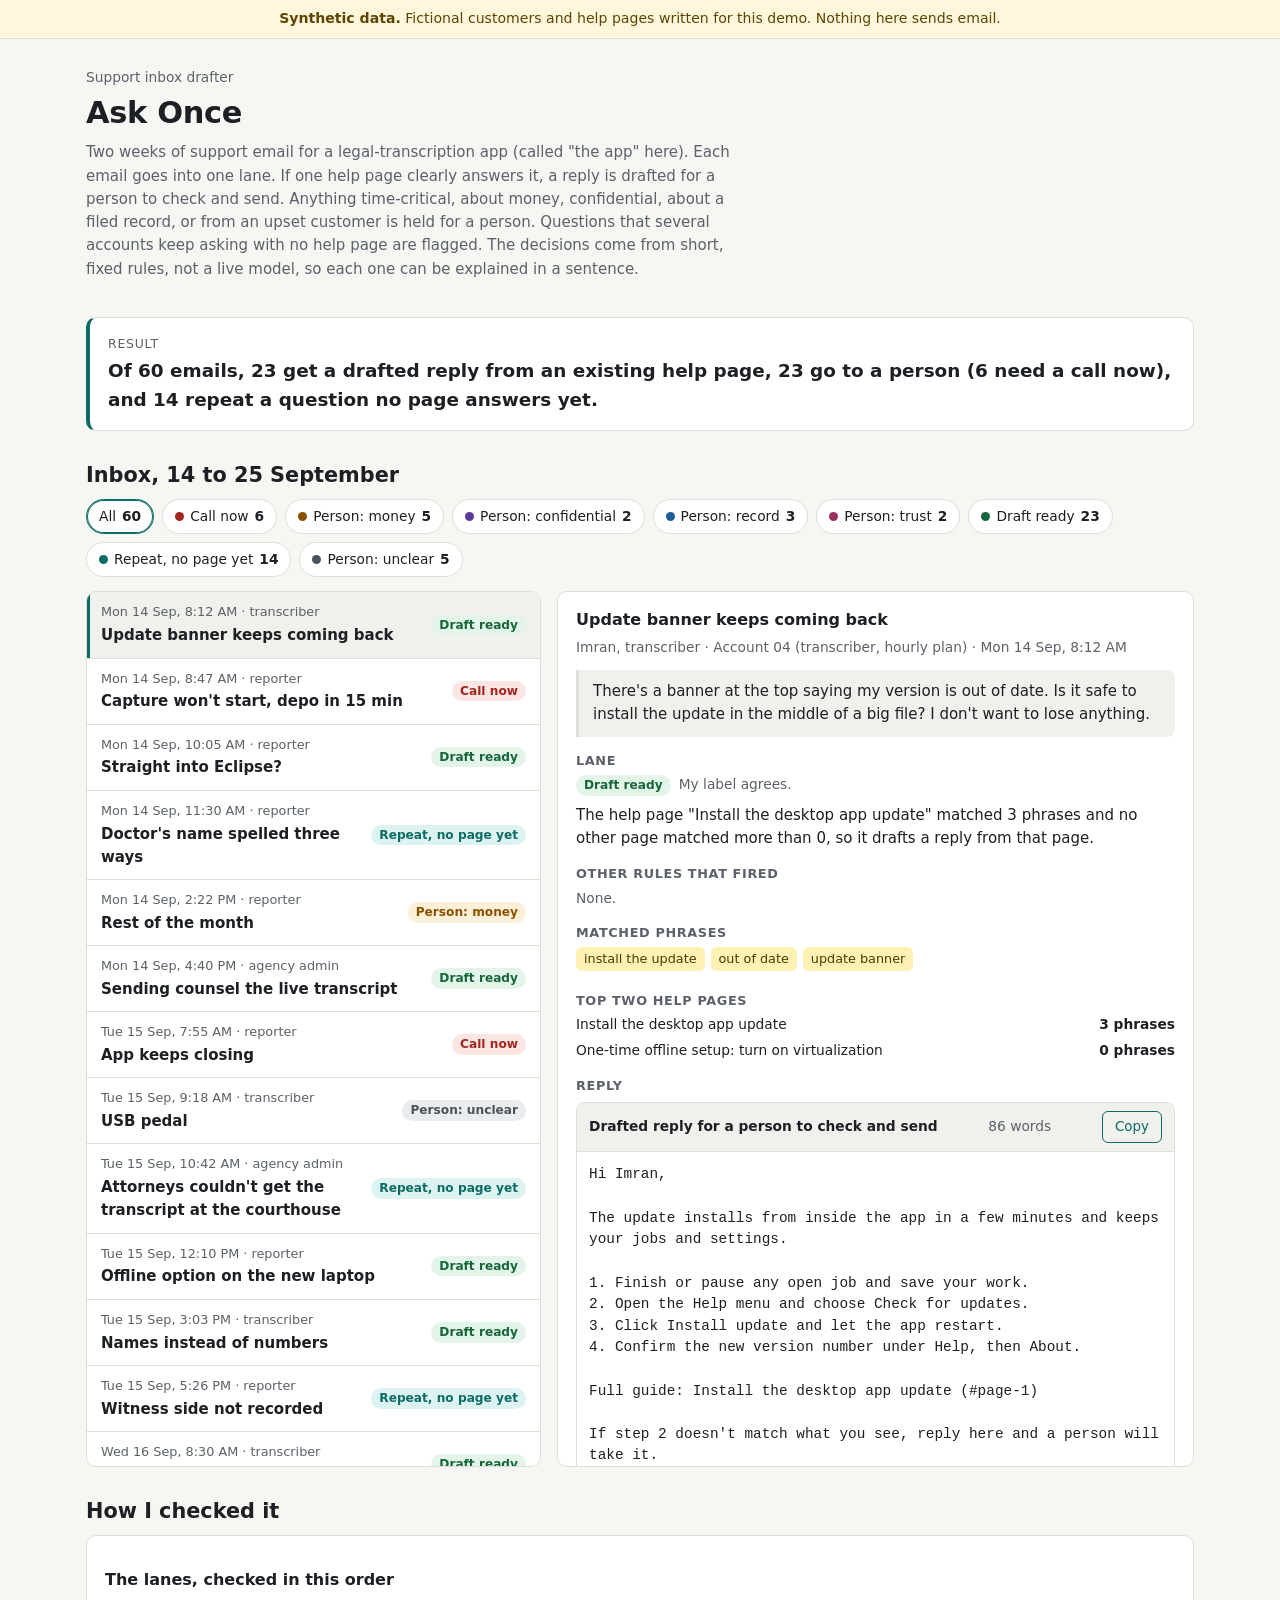
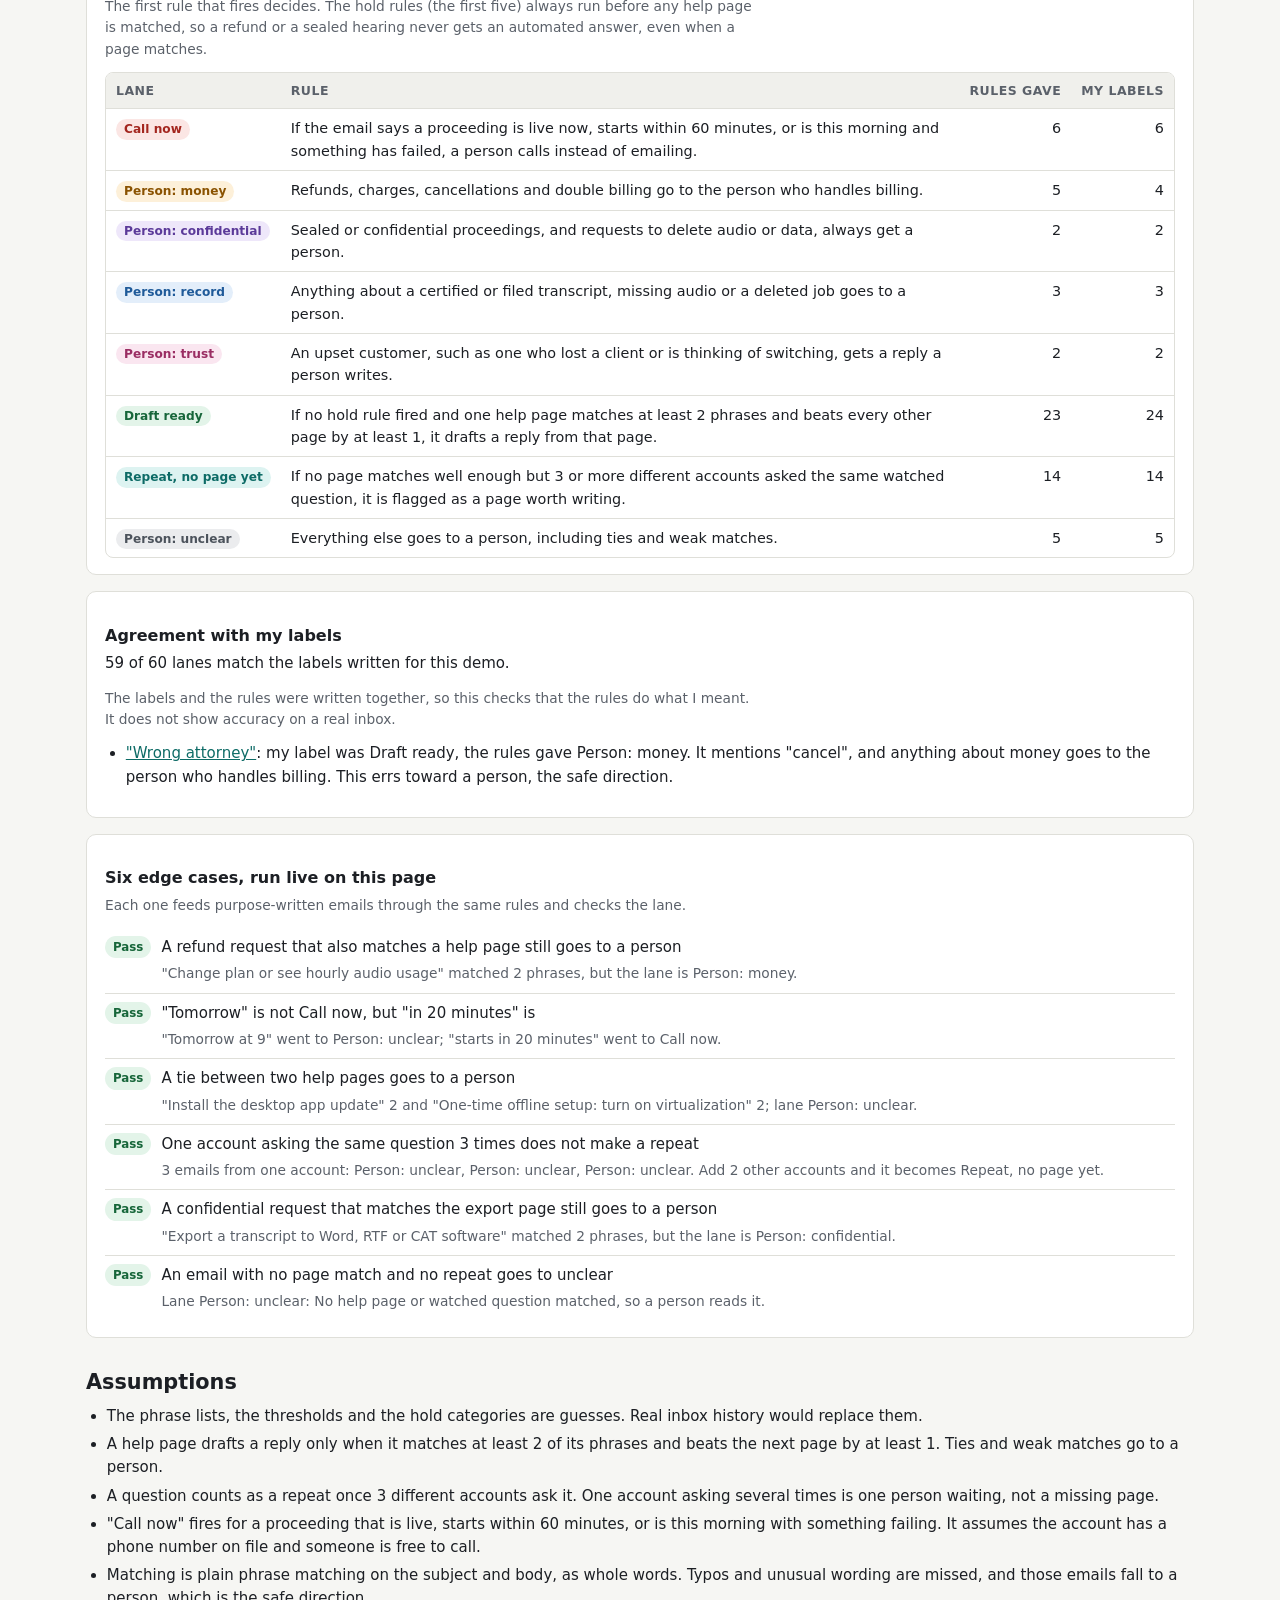
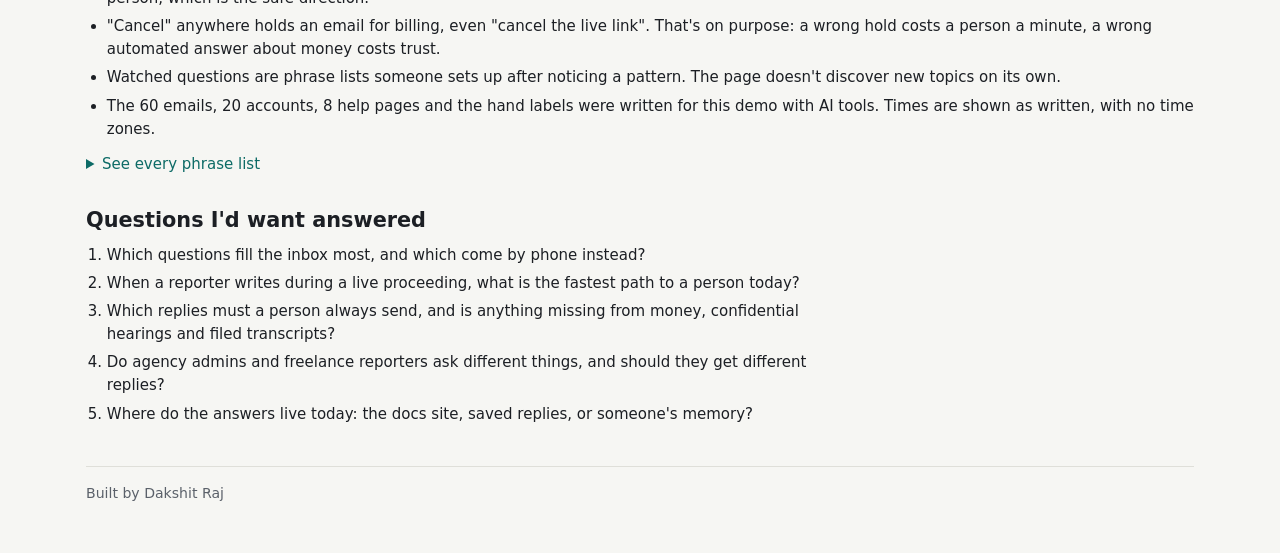
<file: index.html>
<!doctype html>
<html lang="en">
<head>
<meta charset="utf-8">
<meta name="viewport" content="width=device-width, initial-scale=1, viewport-fit=cover">
<title>Ask Once</title>
<meta name="description" content="A support-inbox drafter for a legal-transcription app: drafts replies from help pages, holds time-critical, money, confidential and record emails for a person, and flags repeat questions with no page yet. Synthetic data.">
<link rel="stylesheet" href="styles.css">
</head>
<body>

<div class="banner" role="note"><strong>Synthetic data.</strong> Fictional customers and help pages written for this demo. Nothing here sends email.</div>

<div class="wrap">

  <header class="top">
    <p class="kicker">Support inbox drafter</p>
    <h1>Ask Once</h1>
    <p class="lede">Two weeks of support email for a legal-transcription app (called "the app" here). Each email goes into one lane. If one help page clearly answers it, a reply is drafted for a person to check and send. Anything time-critical, about money, confidential, about a filed record, or from an upset customer is held for a person. Questions that several accounts keep asking with no help page are flagged. The decisions come from short, fixed rules, not a live model, so each one can be explained in a sentence.</p>
  </header>

  <section class="result" id="result" aria-live="polite">
    <p class="result-label">Result</p>
    <p class="headline" id="headline">Turn on JavaScript to sort the inbox.</p>
  </section>

  <section aria-labelledby="inbox-h">
    <h2 id="inbox-h">Inbox, 14 to 25 September</h2>
    <ul class="chips" id="chips" aria-label="Filter by lane"></ul>
    <div class="inbox">
      <div class="list-wrap">
        <ul class="list" id="list" aria-label="Emails"></ul>
      </div>
      <article class="detail" id="detail" aria-live="polite" tabindex="-1">
        <p class="muted">Pick an email to see its lane, the rule that decided it, and the reply.</p>
      </article>
    </div>
  </section>

  <section id="checks" aria-labelledby="checks-h">
    <h2 id="checks-h">How I checked it</h2>
    <div class="checks-grid">
      <div class="card">
        <h3>The lanes, checked in this order</h3>
        <p class="section-note small">The first rule that fires decides. The hold rules (the first five) always run before any help page is matched, so a refund or a sealed hearing never gets an automated answer, even when a page matches.</p>
        <div class="table-scroll">
          <table class="rules-table">
            <thead><tr><th>Lane</th><th>Rule</th><th class="num">Rules gave</th><th class="num">My labels</th></tr></thead>
            <tbody id="lane-table"></tbody>
          </table>
        </div>
      </div>
      <div class="card">
        <h3>Agreement with my labels</h3>
        <p id="agreement"></p>
        <p class="section-note small">The labels and the rules were written together, so this checks that the rules do what I meant. It does not show accuracy on a real inbox.</p>
        <ul id="disagreements"></ul>
      </div>
      <div class="card">
        <h3>Six edge cases, run live on this page</h3>
        <p class="section-note small">Each one feeds purpose-written emails through the same rules and checks the lane.</p>
        <ol class="edge" id="edge-cases"></ol>
      </div>
    </div>
  </section>

  <section id="assumptions" aria-labelledby="assumptions-h">
    <h2 id="assumptions-h">Assumptions</h2>
    <ul>
      <li>The phrase lists, the thresholds and the hold categories are guesses. Real inbox history would replace them.</li>
      <li>A help page drafts a reply only when it matches at least <span data-setting="minPageScore">2</span> of its phrases and beats the next page by at least <span data-setting="minLead">1</span>. Ties and weak matches go to a person.</li>
      <li>A question counts as a repeat once <span data-setting="minRepeatAccounts">3</span> different accounts ask it. One account asking several times is one person waiting, not a missing page.</li>
      <li>"Call now" fires for a proceeding that is live, starts within <span data-setting="callNowMaxMinutes">60</span> minutes, or is this morning with something failing. It assumes the account has a phone number on file and someone is free to call.</li>
      <li>Matching is plain phrase matching on the subject and body, as whole words. Typos and unusual wording are missed, and those emails fall to a person, which is the safe direction.</li>
      <li>"Cancel" anywhere holds an email for billing, even "cancel the live link". That's on purpose: a wrong hold costs a person a minute, a wrong automated answer about money costs trust.</li>
      <li>Watched questions are phrase lists someone sets up after noticing a pattern. The page doesn't discover new topics on its own.</li>
      <li>The 60 emails, 20 accounts, 8 help pages and the hand labels were written for this demo with AI tools. Times are shown as written, with no time zones.</li>
    </ul>
    <details>
      <summary>See every phrase list</summary>
      <div id="phrase-lists"></div>
    </details>
  </section>

  <section id="questions" aria-labelledby="questions-h">
    <h2 id="questions-h">Questions I'd want answered</h2>
    <ol class="questions">
      <li>Which questions fill the inbox most, and which come by phone instead?</li>
      <li>When a reporter writes during a live proceeding, what is the fastest path to a person today?</li>
      <li>Which replies must a person always send, and is anything missing from money, confidential hearings and filed transcripts?</li>
      <li>Do agency admins and freelance reporters ask different things, and should they get different replies?</li>
      <li>Where do the answers live today: the docs site, saved replies, or someone's memory?</li>
    </ol>
  </section>

  <footer class="foot">
    <span>Built by Dakshit Raj</span>
    <a href="gaps.html" id="gaps-link" hidden>What to write next: the repeat questions and the pages they need</a>
  </footer>

</div>

<script src="data.js"></script>
<script src="rules.mjs"></script>
<script src="app.js"></script>
</body>
</html>
</file>
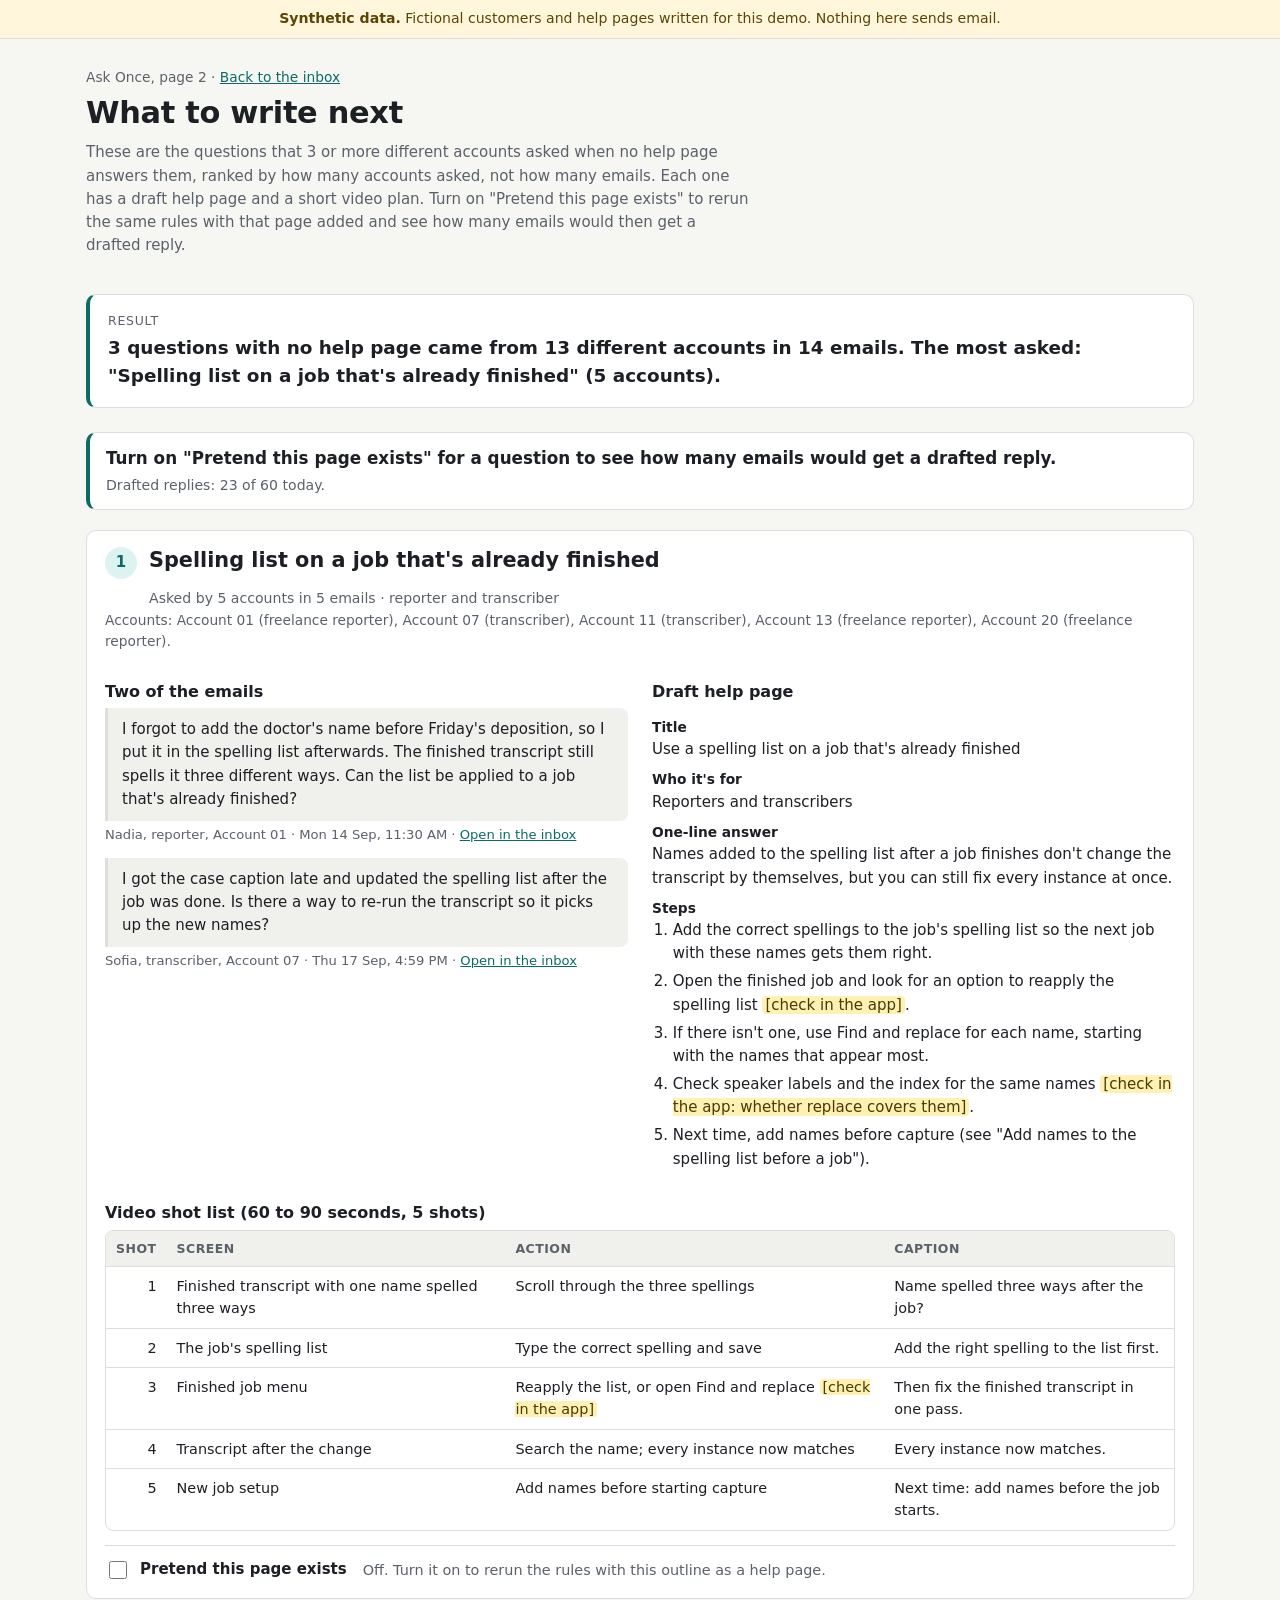
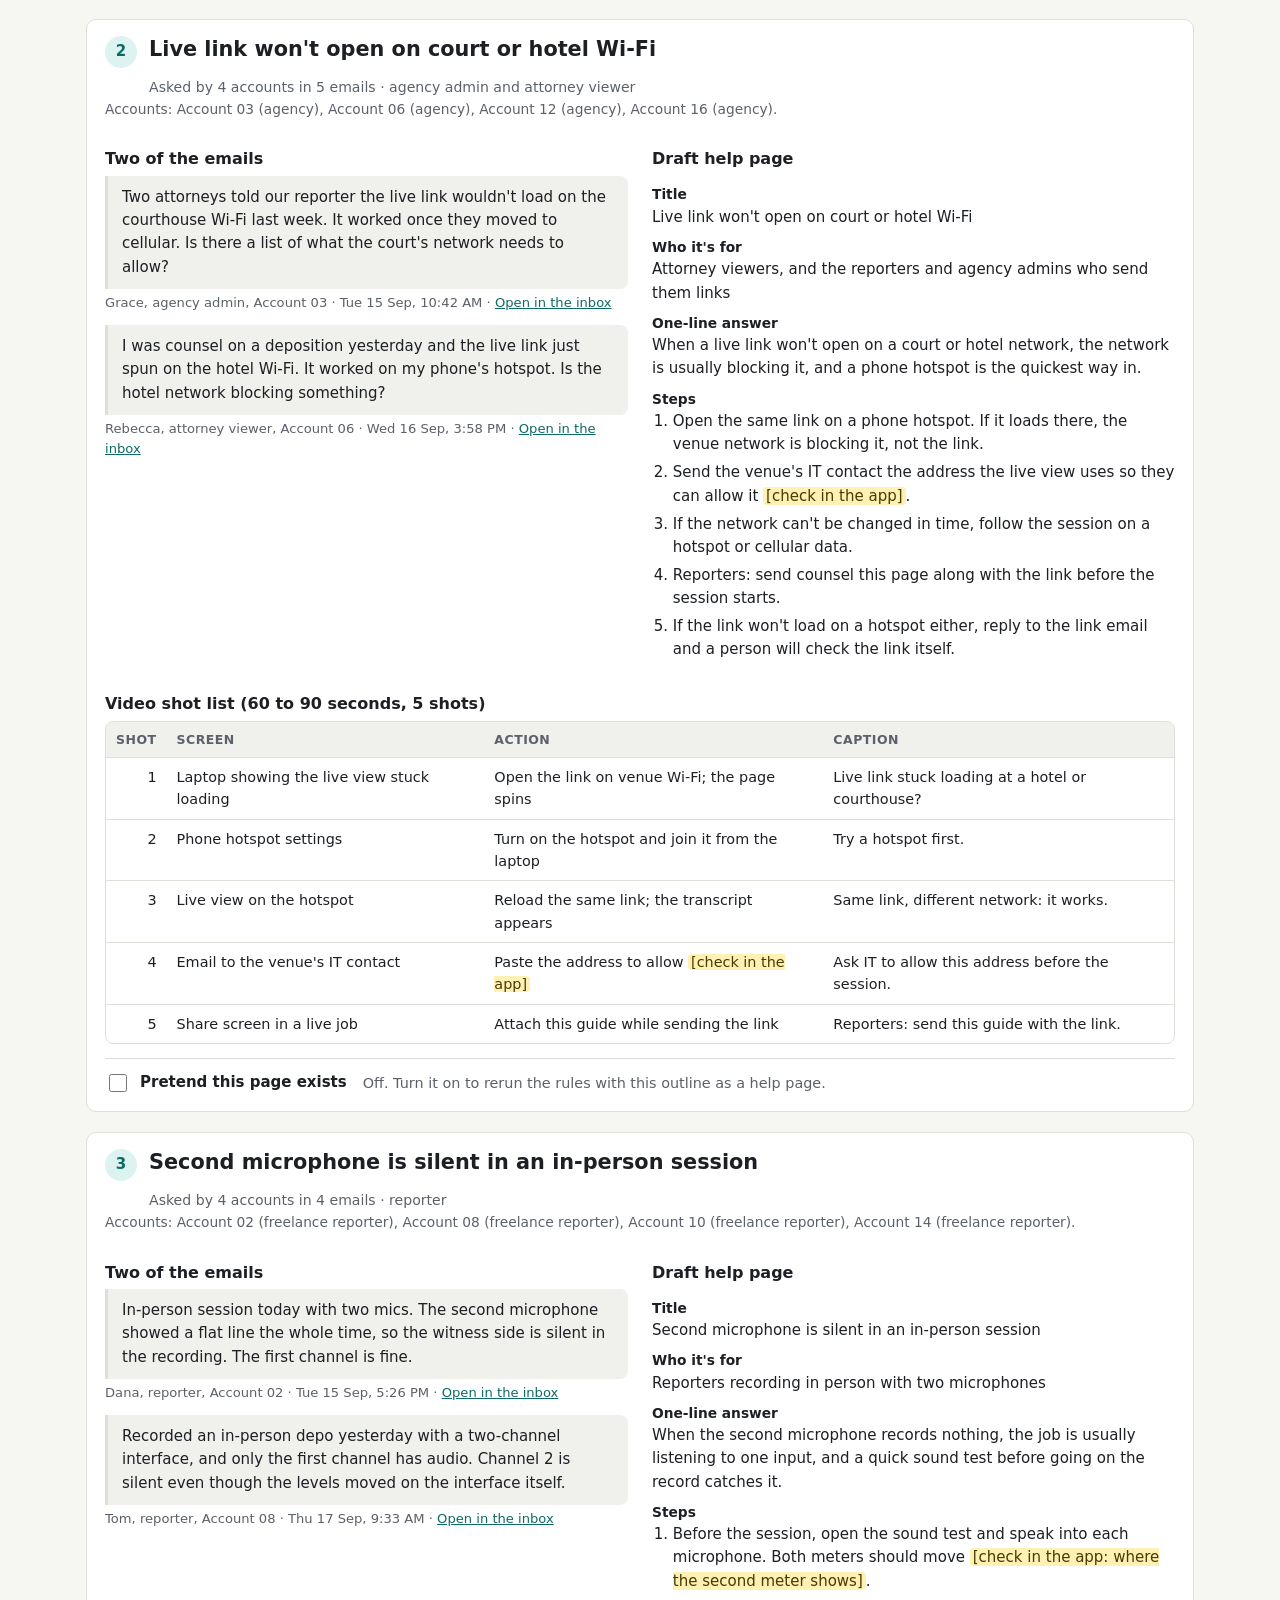
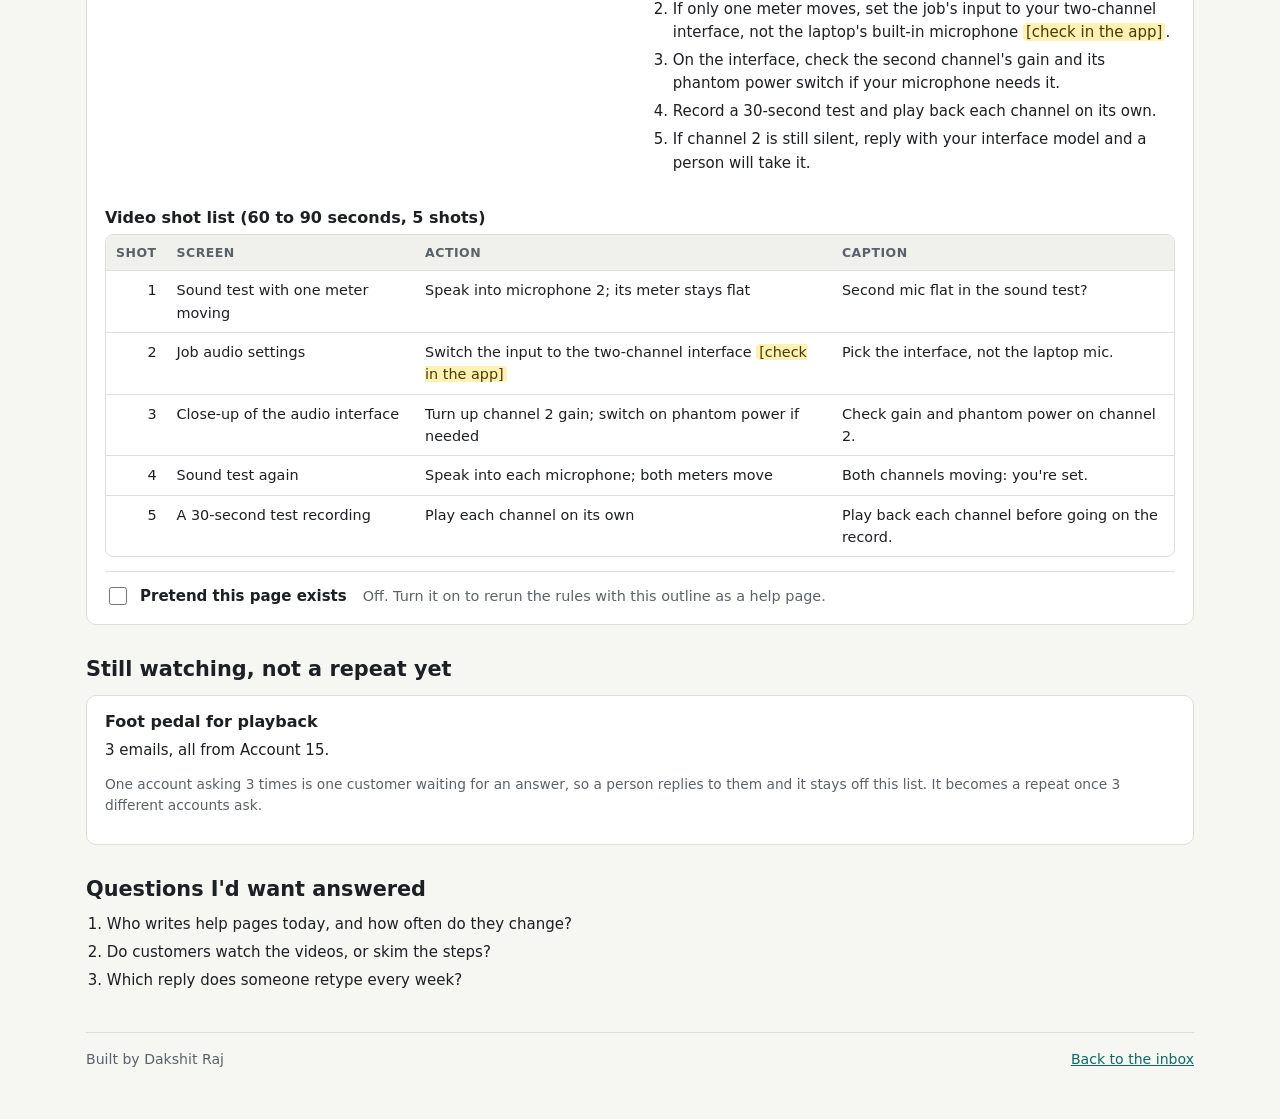
<file: gaps.html>
<!doctype html>
<html lang="en">
<head>
<meta charset="utf-8">
<meta name="viewport" content="width=device-width, initial-scale=1, viewport-fit=cover">
<title>Ask Once: What to write next</title>
<meta name="description" content="The repeat questions from a legal-transcription support inbox that no help page answers, ranked by accounts asking, each with a draft help page, a video shot list and a what-if rerun. Synthetic data.">
<link rel="stylesheet" href="styles.css">
</head>
<body>

<div class="banner" role="note"><strong>Synthetic data.</strong> Fictional customers and help pages written for this demo. Nothing here sends email.</div>

<div class="wrap">

  <header class="top">
    <p class="kicker">Ask Once, page 2 &middot; <a href="index.html">Back to the inbox</a></p>
    <h1>What to write next</h1>
    <p class="lede">These are the questions that <span data-setting="minRepeatAccounts">3</span> or more different accounts asked when no help page answers them, ranked by how many accounts asked, not how many emails. Each one has a draft help page and a short video plan. Turn on "Pretend this page exists" to rerun the same rules with that page added and see how many emails would then get a drafted reply.</p>
  </header>

  <section class="result" id="result" aria-live="polite">
    <p class="result-label">Result</p>
    <p class="headline" id="headline">Turn on JavaScript to see the repeat questions.</p>
  </section>

  <div class="whatif" aria-live="polite">
    <p class="headline" id="whatif-sentence"></p>
    <p class="tally" id="whatif-tally"></p>
  </div>

  <div id="clusters"></div>

  <section id="watching" aria-labelledby="watching-h">
    <h2 id="watching-h">Still watching, not a repeat yet</h2>
    <div id="watching-list"></div>
  </section>

  <section id="closing" aria-labelledby="closing-h">
    <h2 id="closing-h">Questions I'd want answered</h2>
    <ol class="questions">
      <li>Who writes help pages today, and how often do they change?</li>
      <li>Do customers watch the videos, or skim the steps?</li>
      <li>Which reply does someone retype every week?</li>
    </ol>
  </section>

  <footer class="foot">
    <span>Built by Dakshit Raj</span>
    <a href="index.html">Back to the inbox</a>
  </footer>

</div>

<script src="data.js"></script>
<script src="rules.mjs"></script>
<script src="gaps.js"></script>
</body>
</html>
</file>
<file: styles.css>
/* Ask Once: shared styles for index.html and gaps.html. Light and dark themes. */

:root {
  color-scheme: light;
  --bg: #f6f6f3;
  --surface: #ffffff;
  --surface-2: #f0f0ec;
  --fg: #1c1f24;
  --muted: #5b616a;
  --border: #dfdfd9;
  --accent: #0d6b66;
  --accent-fg: #ffffff;
  --focus: #1b74d4;
  --banner-bg: #fff6dc;
  --banner-fg: #5c4500;
  --mark-bg: #fff0b3;
  --mark-fg: #4a3a00;
  --pass: #17663a;
  --pass-bg: #e3f4e9;
  --fail: #a3261f;
  --fail-bg: #fbe6e4;

  --lane-call_now: #a3261f;   --lane-call_now-bg: #fbe6e4;
  --lane-money: #8a5200;      --lane-money-bg: #fdf0d9;
  --lane-confidential: #5b3a99; --lane-confidential-bg: #eee7fa;
  --lane-record: #1f5a99;     --lane-record-bg: #e3eefa;
  --lane-trust: #9a2d63;      --lane-trust-bg: #fae6f0;
  --lane-draft: #17663a;      --lane-draft-bg: #e3f4e9;
  --lane-repeat: #0d6b66;     --lane-repeat-bg: #ddf3f1;
  --lane-unclear: #4c535c;    --lane-unclear-bg: #ebecee;
}

@media (prefers-color-scheme: dark) {
  :root:not([data-theme="light"]) {
    color-scheme: dark;
    --bg: #121417;
    --surface: #1a1d21;
    --surface-2: #22262b;
    --fg: #e6e8eb;
    --muted: #a0a7b0;
    --border: #2f343a;
    --accent: #4fc2b9;
    --accent-fg: #0b1716;
    --focus: #6cb0ff;
    --banner-bg: #2e2712;
    --banner-fg: #f2dc9b;
    --mark-bg: #4a3f12;
    --mark-fg: #fbe9a8;
    --pass: #7fd8a1;
    --pass-bg: #163222;
    --fail: #ff9b92;
    --fail-bg: #3a1a18;

    --lane-call_now: #ff9b92;   --lane-call_now-bg: #3a1a18;
    --lane-money: #f2c071;      --lane-money-bg: #35280f;
    --lane-confidential: #c6aef5; --lane-confidential-bg: #2a2140;
    --lane-record: #9cc4f5;     --lane-record-bg: #172a40;
    --lane-trust: #f3a3c9;      --lane-trust-bg: #3a1a2a;
    --lane-draft: #7fd8a1;      --lane-draft-bg: #163222;
    --lane-repeat: #78d8cf;     --lane-repeat-bg: #11302d;
    --lane-unclear: #c2c8cf;    --lane-unclear-bg: #2a2e33;
  }
}

:root[data-theme="dark"] {
  color-scheme: dark;
  --bg: #121417;
  --surface: #1a1d21;
  --surface-2: #22262b;
  --fg: #e6e8eb;
  --muted: #a0a7b0;
  --border: #2f343a;
  --accent: #4fc2b9;
  --accent-fg: #0b1716;
  --focus: #6cb0ff;
  --banner-bg: #2e2712;
  --banner-fg: #f2dc9b;
  --mark-bg: #4a3f12;
  --mark-fg: #fbe9a8;
  --pass: #7fd8a1;
  --pass-bg: #163222;
  --fail: #ff9b92;
  --fail-bg: #3a1a18;

  --lane-call_now: #ff9b92;   --lane-call_now-bg: #3a1a18;
  --lane-money: #f2c071;      --lane-money-bg: #35280f;
  --lane-confidential: #c6aef5; --lane-confidential-bg: #2a2140;
  --lane-record: #9cc4f5;     --lane-record-bg: #172a40;
  --lane-trust: #f3a3c9;      --lane-trust-bg: #3a1a2a;
  --lane-draft: #7fd8a1;      --lane-draft-bg: #163222;
  --lane-repeat: #78d8cf;     --lane-repeat-bg: #11302d;
  --lane-unclear: #c2c8cf;    --lane-unclear-bg: #2a2e33;
}

*, *::before, *::after { box-sizing: border-box; }

html { -webkit-text-size-adjust: 100%; }

body {
  margin: 0;
  background: var(--bg);
  color: var(--fg);
  font: 15px/1.55 system-ui, -apple-system, "Segoe UI", Roboto, "Helvetica Neue", Arial, sans-serif;
}

.wrap {
  max-width: 1140px;
  margin: 0 auto;
  padding-inline: 16px;
  padding-block: 0 48px;
}

a { color: var(--accent); }
a:focus-visible, button:focus-visible, input:focus-visible, summary:focus-visible {
  outline: 2px solid var(--focus);
  outline-offset: 2px;
}

h1, h2, h3, h4 { line-height: 1.25; margin: 0; }
h1 { font-size: 1.9rem; letter-spacing: -0.01em; }
h2 { font-size: 1.3rem; margin-bottom: 0.6rem; }
h3 { font-size: 1rem; margin: 1.1rem 0 0.4rem; }
h4 { font-size: 0.8rem; text-transform: uppercase; letter-spacing: 0.05em; color: var(--muted); margin: 1rem 0 0.35rem; }
p { margin: 0 0 0.75rem; }
ul, ol { margin: 0 0 0.75rem; padding-left: 1.3rem; }
li + li { margin-top: 0.3rem; }
code { font: 0.9em/1.4 ui-monospace, SFMono-Regular, Menlo, Consolas, monospace; }

.muted { color: var(--muted); }
.small { font-size: 0.86rem; }

/* ---------- banner and header ---------- */

.banner {
  background: var(--banner-bg);
  color: var(--banner-fg);
  border-bottom: 1px solid var(--border);
  font-size: 0.88rem;
  padding-block: 8px;
  padding-inline: 16px;
  text-align: center;
}
.banner strong { font-weight: 650; }

.top { padding-block: 28px 8px; }
.top .kicker { color: var(--muted); font-size: 0.86rem; margin-bottom: 0.35rem; }
.lede { color: var(--muted); max-width: 70ch; margin-top: 0.6rem; }

.result {
  background: var(--surface);
  border: 1px solid var(--border);
  border-left: 4px solid var(--accent);
  border-radius: 10px;
  padding: 16px 18px;
  margin: 16px 0 24px;
}
.result-label { font-size: 0.78rem; text-transform: uppercase; letter-spacing: 0.06em; color: var(--muted); margin: 0 0 0.25rem; }
.headline { font-size: 1.15rem; font-weight: 600; margin: 0; }

section { margin-top: 32px; }
.section-note { color: var(--muted); max-width: 75ch; }

/* ---------- lane badges and chips ---------- */

.badge {
  display: inline-block;
  font-size: 0.76rem;
  font-weight: 600;
  line-height: 1.2;
  padding: 3px 8px;
  border-radius: 999px;
  white-space: nowrap;
  color: var(--lane-unclear);
  background: var(--lane-unclear-bg);
}
.lane-call_now { color: var(--lane-call_now); background: var(--lane-call_now-bg); }
.lane-money { color: var(--lane-money); background: var(--lane-money-bg); }
.lane-confidential { color: var(--lane-confidential); background: var(--lane-confidential-bg); }
.lane-record { color: var(--lane-record); background: var(--lane-record-bg); }
.lane-trust { color: var(--lane-trust); background: var(--lane-trust-bg); }
.lane-draft { color: var(--lane-draft); background: var(--lane-draft-bg); }
.lane-repeat { color: var(--lane-repeat); background: var(--lane-repeat-bg); }
.lane-unclear { color: var(--lane-unclear); background: var(--lane-unclear-bg); }

.chips { display: flex; flex-wrap: wrap; gap: 8px; margin: 0 0 14px; padding: 0; list-style: none; }
.chips li + li { margin-top: 0; }
.chip {
  font: inherit;
  font-size: 0.86rem;
  display: inline-flex;
  align-items: center;
  gap: 6px;
  padding: 6px 12px;
  border-radius: 999px;
  border: 1px solid var(--border);
  background: var(--surface);
  color: var(--fg);
  cursor: pointer;
}
.chip .count { font-weight: 700; font-variant-numeric: tabular-nums; }
.chip .dot { width: 9px; height: 9px; border-radius: 50%; background: currentColor; flex: none; }
.chip[aria-pressed="true"] { border-color: var(--accent); box-shadow: inset 0 0 0 1px var(--accent); }
.chip .dot.lane-call_now { background: var(--lane-call_now); }
.chip .dot.lane-money { background: var(--lane-money); }
.chip .dot.lane-confidential { background: var(--lane-confidential); }
.chip .dot.lane-record { background: var(--lane-record); }
.chip .dot.lane-trust { background: var(--lane-trust); }
.chip .dot.lane-draft { background: var(--lane-draft); }
.chip .dot.lane-repeat { background: var(--lane-repeat); }
.chip .dot.lane-unclear { background: var(--lane-unclear); }

/* ---------- inbox: list + detail ---------- */

.list-wrap { max-height: 26rem; overflow: auto; }

.inbox {
  display: grid;
  grid-template-columns: minmax(0, 1fr);
  gap: 16px;
  align-items: start;
}
@media (min-width: 900px) {
  .inbox { grid-template-columns: minmax(0, 5fr) minmax(0, 7fr); }
  .detail { position: sticky; top: 12px; max-height: calc(100vh - 24px); overflow: auto; }
  .list-wrap { max-height: calc(100vh - 24px); overflow: auto; }
}

.list-wrap, .detail, .card {
  background: var(--surface);
  border: 1px solid var(--border);
  border-radius: 10px;
  min-width: 0;
}
.list { list-style: none; margin: 0; padding: 0; }
.list li + li { margin-top: 0; border-top: 1px solid var(--border); }
.mail {
  font: inherit;
  color: inherit;
  text-align: left;
  width: 100%;
  background: transparent;
  border: 0;
  padding: 10px 14px;
  cursor: pointer;
  display: grid;
  grid-template-columns: minmax(0, 1fr) auto;
  gap: 2px 10px;
}
.mail:hover { background: var(--surface-2); }
.mail[aria-current="true"] { background: var(--surface-2); box-shadow: inset 3px 0 0 var(--accent); }
.mail .meta { color: var(--muted); font-size: 0.8rem; grid-column: 1 / 2; }
.mail .subject { font-weight: 600; grid-column: 1 / 2; overflow-wrap: anywhere; }
.mail .badge { grid-column: 2 / 3; grid-row: 1 / span 2; align-self: center; }
.list-empty { padding: 14px; color: var(--muted); }

.detail { padding: 18px; }
.detail h3:first-child { margin-top: 0; }
.detail .who { color: var(--muted); font-size: 0.86rem; margin-bottom: 0.75rem; }
.email-body {
  margin: 0 0 0.75rem;
  padding: 10px 14px;
  border-left: 3px solid var(--border);
  background: var(--surface-2);
  border-radius: 0 8px 8px 0;
  overflow-wrap: anywhere;
}
.decision { display: flex; flex-wrap: wrap; gap: 8px; align-items: baseline; }
.reason { margin: 0.5rem 0 0; font-weight: 500; }
.phrase {
  display: inline-block;
  font-size: 0.8rem;
  padding: 2px 8px;
  margin: 0 6px 6px 0;
  border-radius: 6px;
  background: var(--mark-bg);
  color: var(--mark-fg);
  overflow-wrap: anywhere;
}
.scores { list-style: none; padding: 0; margin: 0 0 0.5rem; }
.scores li { display: flex; justify-content: space-between; gap: 12px; }
.scores .score { font-variant-numeric: tabular-nums; font-weight: 700; }
.fired { padding-left: 1.1rem; }

.reply { border: 1px solid var(--border); border-radius: 8px; margin-top: 0.5rem; overflow: hidden; }
.reply-head {
  display: flex; flex-wrap: wrap; gap: 8px; align-items: center; justify-content: space-between;
  padding: 8px 12px; background: var(--surface-2); border-bottom: 1px solid var(--border); font-size: 0.86rem;
}
.reply-head .title { font-weight: 600; }
.reply pre {
  margin: 0;
  padding: 12px;
  white-space: pre-wrap;
  overflow-wrap: anywhere;
  font: 0.9rem/1.5 ui-monospace, SFMono-Regular, Menlo, Consolas, monospace;
}
.reply .person-note { padding: 12px; margin: 0; color: var(--muted); }

.btn {
  font: inherit;
  font-size: 0.84rem;
  padding: 5px 12px;
  border-radius: 6px;
  border: 1px solid var(--accent);
  background: var(--accent);
  color: var(--accent-fg);
  cursor: pointer;
}
.btn-quiet { background: transparent; color: var(--accent); }

/* ---------- checks, tables ---------- */

.card { padding: 16px 18px; }
.table-scroll { overflow-x: auto; -webkit-overflow-scrolling: touch; border: 1px solid var(--border); border-radius: 8px; background: var(--surface); }
table { border-collapse: collapse; width: 100%; font-size: 0.9rem; }
th, td { text-align: left; vertical-align: top; padding: 8px 10px; border-bottom: 1px solid var(--border); }
th { font-size: 0.78rem; text-transform: uppercase; letter-spacing: 0.04em; color: var(--muted); background: var(--surface-2); }
tr:last-child td { border-bottom: 0; }
td.num, th.num { text-align: right; font-variant-numeric: tabular-nums; white-space: nowrap; }
.rules-table td:nth-child(2) { min-width: 18rem; }
.shots td:nth-child(2), .shots td:nth-child(3), .shots td:nth-child(4) { min-width: 11rem; }

.checks-grid { display: grid; grid-template-columns: minmax(0, 1fr); gap: 16px; }
.edge { list-style: none; padding: 0; margin: 0; }
.edge li { display: grid; grid-template-columns: auto minmax(0, 1fr); gap: 4px 10px; padding: 8px 0; border-top: 1px solid var(--border); }
.edge li:first-child { border-top: 0; }
.edge li + li { margin-top: 0; }
.edge .detail-line { grid-column: 2; color: var(--muted); font-size: 0.86rem; }
.pf { font-size: 0.74rem; font-weight: 700; padding: 2px 8px; border-radius: 999px; align-self: start; }
.pf.pass { color: var(--pass); background: var(--pass-bg); }
.pf.fail { color: var(--fail); background: var(--fail-bg); }

details { margin-top: 0.5rem; }
summary { cursor: pointer; color: var(--accent); }
details .phrase-group { margin: 0.5rem 0; }

.questions li { max-width: 75ch; }

/* ---------- gaps page ---------- */

.whatif {
  position: sticky;
  top: 0;
  z-index: 2;
  background: var(--surface);
  border: 1px solid var(--border);
  border-left: 4px solid var(--accent);
  border-radius: 10px;
  padding: 12px 16px;
  margin: 16px 0;
}
.whatif p { margin: 0; }
.whatif .headline { font-size: 1.05rem; }
.whatif .tally { color: var(--muted); font-size: 0.88rem; margin-top: 0.25rem; }

.cluster { margin-top: 20px; }
.cluster-head { display: grid; grid-template-columns: auto minmax(0, 1fr); gap: 4px 12px; align-items: baseline; }
.rank {
  display: inline-grid; place-items: center;
  width: 2rem; height: 2rem; border-radius: 50%;
  background: var(--lane-repeat-bg); color: var(--lane-repeat); font-weight: 700;
}
.cluster-head .meta { grid-column: 2; color: var(--muted); font-size: 0.88rem; margin: 0; }
.cluster-cols { display: grid; grid-template-columns: minmax(0, 1fr); gap: 0 24px; }
@media (min-width: 900px) { .cluster-cols { grid-template-columns: minmax(0, 1fr) minmax(0, 1fr); } }
.example { margin: 0 0 10px; }
.example .email-body { margin-bottom: 4px; }
.example .src { font-size: 0.82rem; color: var(--muted); }
.outline dt { font-weight: 600; font-size: 0.86rem; }
.outline dd { margin: 0 0 0.5rem; }
mark.check { background: var(--mark-bg); color: var(--mark-fg); border-radius: 4px; padding: 0 3px; }

.toggle-row {
  display: flex; flex-wrap: wrap; gap: 10px 16px; align-items: center;
  margin-top: 14px; padding-top: 12px; border-top: 1px solid var(--border);
}
.toggle { display: inline-flex; gap: 10px; align-items: center; cursor: pointer; font-weight: 600; }
.toggle input { width: 18px; height: 18px; accent-color: var(--accent); }
.effect { margin: 0; color: var(--muted); font-size: 0.9rem; flex: 1 1 16rem; min-width: 0; }
.effect.on { color: var(--fg); }

/* ---------- footer ---------- */

.foot {
  margin-top: 40px;
  padding-top: 16px;
  border-top: 1px solid var(--border);
  display: flex; flex-wrap: wrap; gap: 8px 20px; justify-content: space-between;
  color: var(--muted); font-size: 0.88rem;
}

@media (max-width: 480px) {
  h1 { font-size: 1.55rem; }
  .headline { font-size: 1.05rem; }
  .detail, .card { padding: 14px; }
  .mail { padding: 10px 12px; }
}

@media (prefers-reduced-motion: no-preference) {
  html { scroll-behavior: smooth; }
}
</file>
